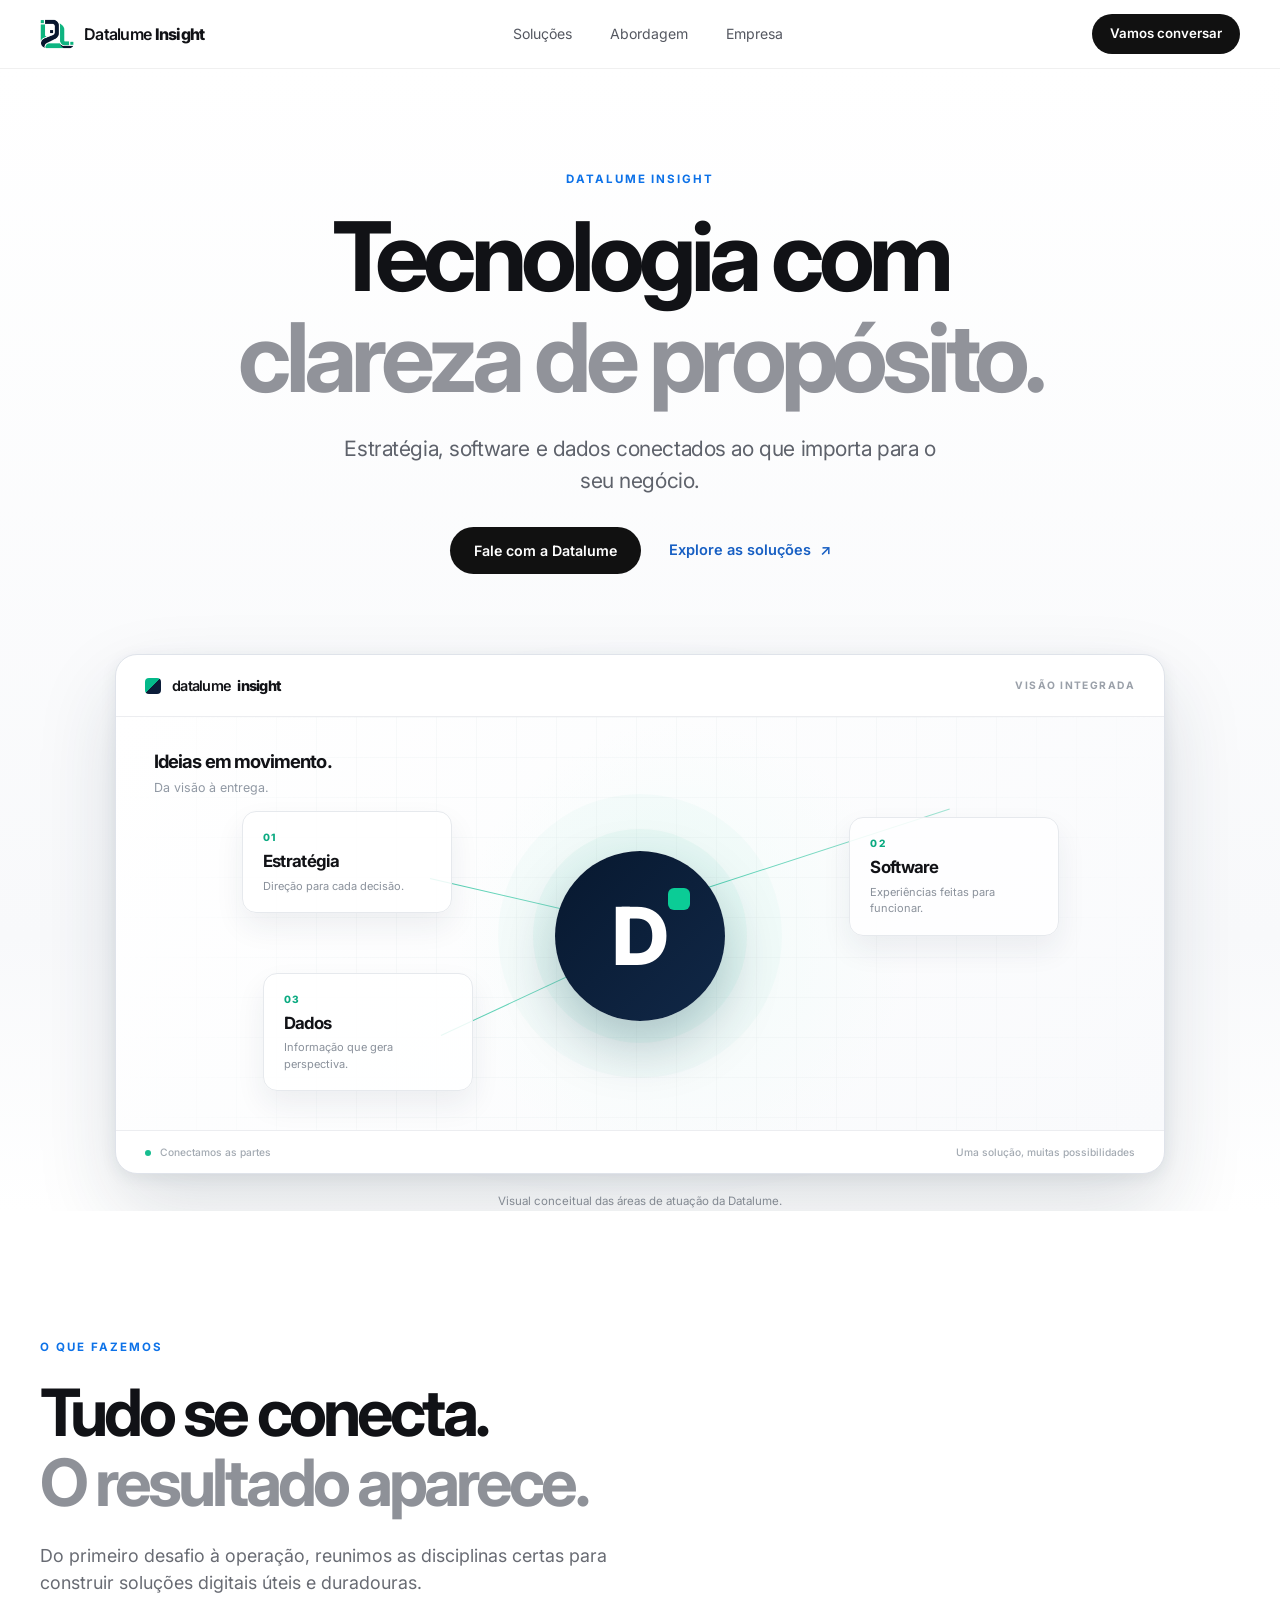
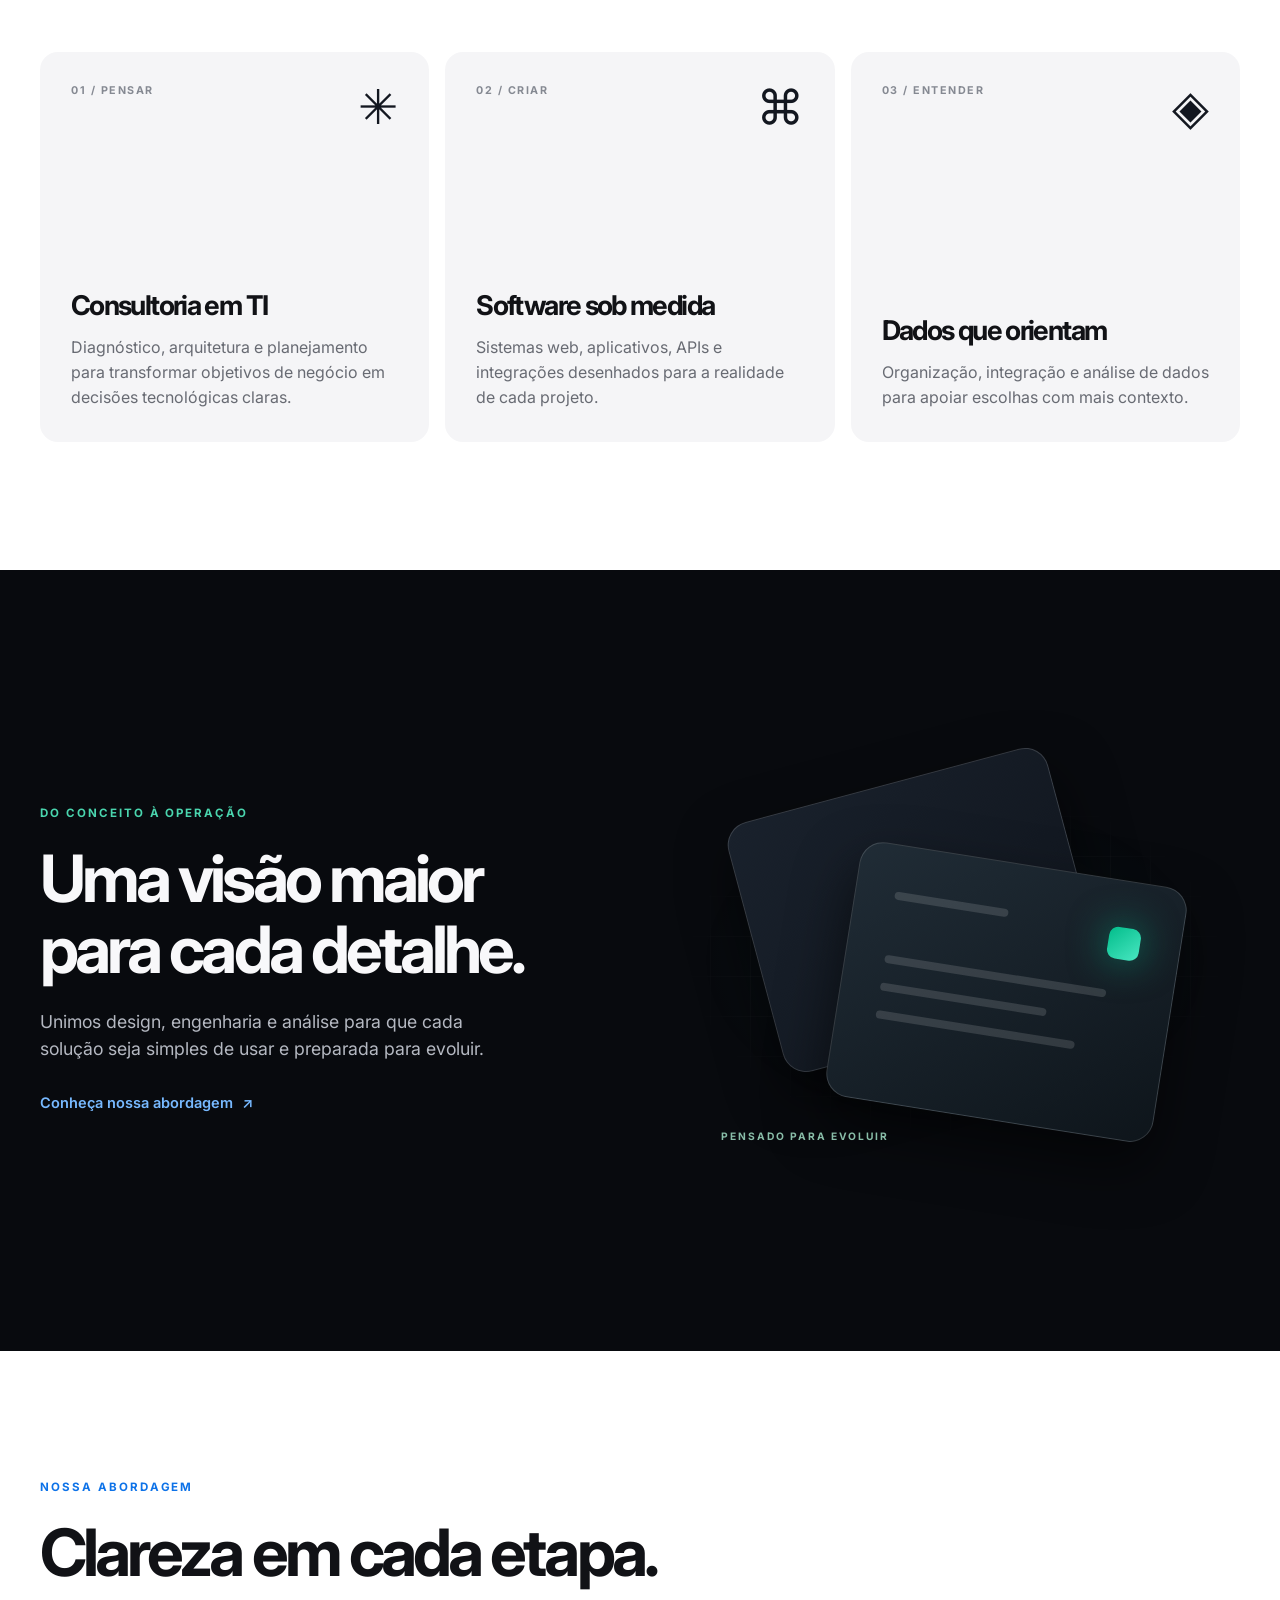
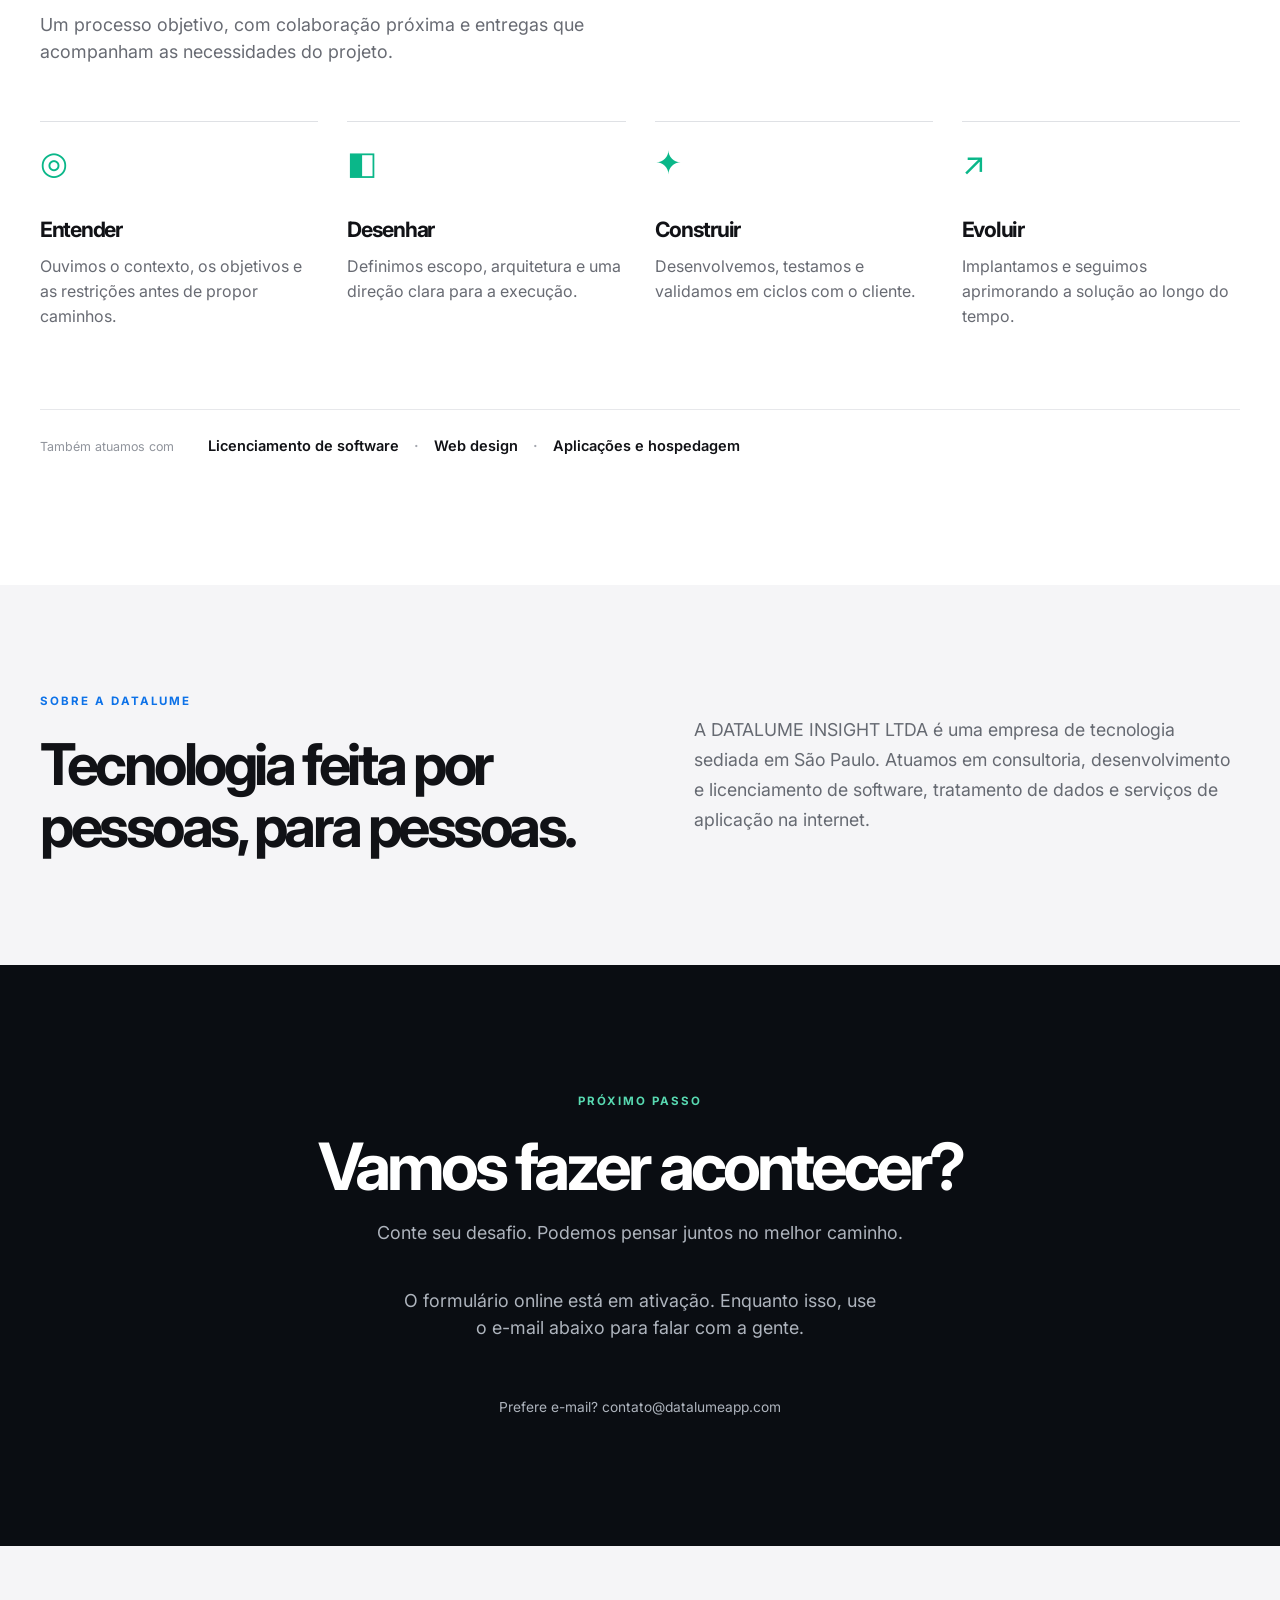
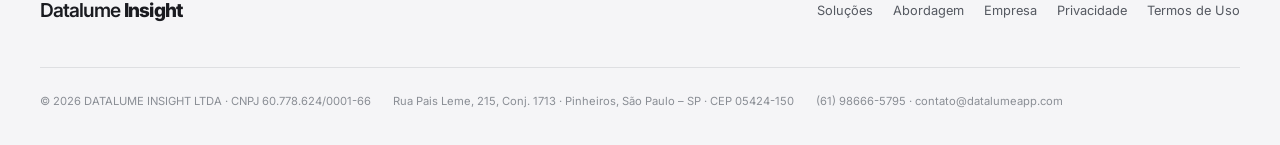
<file: public/index.html>
<!doctype html>
<html lang="pt-BR">
<head>
  <meta charset="utf-8">
  <meta name="viewport" content="width=device-width, initial-scale=1">
  <meta name="theme-color" content="#ffffff">
  <title>Datalume Insight | Tecnologia com clareza</title>
  <meta name="description" content="A Datalume Insight une estratégia, software e dados para criar soluções digitais alinhadas ao seu negócio.">
  <link rel="canonical" href="https://datalumeinsight.com.br/">
  <link rel="icon" href="assets/favicon.ico" sizes="any">
  <link rel="icon" href="assets/favicon-32.png" type="image/png" sizes="32x32">
  <link rel="apple-touch-icon" href="assets/apple-touch-icon.png">
  <meta property="og:title" content="Datalume Insight | Tecnologia com clareza">
  <meta property="og:description" content="Estratégia, software e dados para fazer boas ideias avançarem.">
  <meta property="og:type" content="website">
  <meta property="og:url" content="https://datalumeinsight.com.br/">
  <meta property="og:image" content="https://datalumeinsight.com.br/assets/logo.png">
  <link rel="preconnect" href="https://fonts.googleapis.com">
  <link rel="preconnect" href="https://fonts.gstatic.com" crossorigin>
  <link href="https://fonts.googleapis.com/css2?family=Inter:wght@400;500;600;700;800&display=swap" rel="stylesheet">
  <link rel="stylesheet" href="assets/styles.css">
  <script type="application/ld+json">{"@context":"https://schema.org","@type":"Organization","name":"Datalume Insight","legalName":"DATALUME INSIGHT LTDA","taxID":"60.778.624/0001-66","url":"https://datalumeinsight.com.br","logo":"https://datalumeinsight.com.br/assets/logo.png","foundingDate":"2025-05-09","email":"contato@datalumeapp.com","telephone":"+55-61-98666-5795","address":{"@type":"PostalAddress","streetAddress":"Rua Pais Leme, 215, Conj. 1713","addressLocality":"São Paulo","addressRegion":"SP","postalCode":"05424-150","addressCountry":"BR"}}</script>
</head>
<body>
  <a class="skip-link" href="#conteudo">Pular para o conteúdo</a>
  <header class="site-header">
    <nav class="container nav" aria-label="Navegação principal">
      <a class="brand" href="index.html" aria-label="Datalume Insight, início"><img src="assets/simbolo.png" alt="" width="36" height="36"><span>Datalume <strong>Insight</strong></span></a>
      <ul class="nav-links"><li><a href="#solucoes">Soluções</a></li><li><a href="#abordagem">Abordagem</a></li><li><a href="#empresa">Empresa</a></li></ul>
      <a class="nav-cta" href="#contato">Vamos conversar</a>
    </nav>
  </header>
  <main id="conteudo">
    <section class="hero" aria-labelledby="hero-title">
      <div class="container hero-inner">
        <p class="eyebrow hero-eyebrow">Datalume Insight</p>
        <h1 id="hero-title">Tecnologia com<br><span>clareza de propósito.</span></h1>
        <p class="hero-copy">Estratégia, software e dados conectados ao que importa para o seu negócio.</p>
        <div class="hero-actions"><a class="button button-primary" href="#contato">Fale com a Datalume</a><a class="text-link" href="#solucoes">Explore as soluções <span aria-hidden="true">↗</span></a></div>
        <div class="showcase" role="img" aria-label="Ilustração conceitual da conexão entre estratégia, software e dados">
          <div class="showcase-glow"></div>
          <div class="showcase-window">
            <div class="window-top"><span class="window-brand"><i></i> datalume <b>insight</b></span><span class="window-label">VISÃO INTEGRADA</span></div>
            <div class="showcase-content">
              <div class="showcase-heading"><span>Ideias em movimento.</span><small>Da visão à entrega.</small></div>
              <div class="connection connection-one"></div><div class="connection connection-two"></div><div class="connection connection-three"></div>
              <div class="showcase-core"><span>D</span></div>
              <div class="orbit orbit-one"><small>01</small><strong>Estratégia</strong><em>Direção para cada decisão.</em></div>
              <div class="orbit orbit-two"><small>02</small><strong>Software</strong><em>Experiências feitas para funcionar.</em></div>
              <div class="orbit orbit-three"><small>03</small><strong>Dados</strong><em>Informação que gera perspectiva.</em></div>
            </div>
            <div class="window-bottom"><span><i></i> Conectamos as partes</span><span>Uma solução, muitas possibilidades</span></div>
          </div>
          <p class="showcase-caption">Visual conceitual das áreas de atuação da Datalume.</p>
        </div>
      </div>
    </section>
    <section id="solucoes" class="solutions section-pad" aria-labelledby="solutions-title">
      <div class="container">
        <div class="section-intro" data-reveal><p class="eyebrow">O que fazemos</p><h2 id="solutions-title">Tudo se conecta.<br><span>O resultado aparece.</span></h2><p>Do primeiro desafio à operação, reunimos as disciplinas certas para construir soluções digitais úteis e duradouras.</p></div>
        <div class="solution-grid">
          <article class="solution-card" data-reveal><div class="card-top"><span>01 / PENSAR</span><span class="card-symbol" aria-hidden="true">✳</span></div><div class="card-copy"><h3>Consultoria em TI</h3><p>Diagnóstico, arquitetura e planejamento para transformar objetivos de negócio em decisões tecnológicas claras.</p></div></article>
          <article class="solution-card" data-reveal><div class="card-top"><span>02 / CRIAR</span><span class="card-symbol" aria-hidden="true">⌘</span></div><div class="card-copy"><h3>Software sob medida</h3><p>Sistemas web, aplicativos, APIs e integrações desenhados para a realidade de cada projeto.</p></div></article>
          <article class="solution-card" data-reveal><div class="card-top"><span>03 / ENTENDER</span><span class="card-symbol" aria-hidden="true">◈</span></div><div class="card-copy"><h3>Dados que orientam</h3><p>Organização, integração e análise de dados para apoiar escolhas com mais contexto.</p></div></article>
        </div>
      </div>
    </section>
    <section class="dark-feature section-pad" aria-labelledby="feature-title">
      <div class="container feature-layout">
        <div class="feature-copy" data-reveal><p class="eyebrow">Do conceito à operação</p><h2 id="feature-title">Uma visão maior para cada detalhe.</h2><p>Unimos design, engenharia e análise para que cada solução seja simples de usar e preparada para evoluir.</p><a class="light-link" href="#abordagem">Conheça nossa abordagem <span aria-hidden="true">↗</span></a></div>
        <div class="feature-art" aria-hidden="true" data-reveal><div class="feature-art-grid"></div><div class="feature-art-panel panel-back"></div><div class="feature-art-panel panel-front"><span class="art-topline"></span><span class="art-line art-line-1"></span><span class="art-line art-line-2"></span><span class="art-line art-line-3"></span><span class="art-spark"></span></div><div class="feature-art-label">PENSADO PARA EVOLUIR</div></div>
      </div>
    </section>
    <section id="abordagem" class="approach section-pad" aria-labelledby="approach-title">
      <div class="container">
        <div class="section-intro compact" data-reveal><p class="eyebrow">Nossa abordagem</p><h2 id="approach-title">Clareza em cada etapa.</h2><p>Um processo objetivo, com colaboração próxima e entregas que acompanham as necessidades do projeto.</p></div>
        <div class="approach-grid">
          <article data-reveal><span class="approach-icon" aria-hidden="true">◎</span><h3>Entender</h3><p>Ouvimos o contexto, os objetivos e as restrições antes de propor caminhos.</p></article>
          <article data-reveal><span class="approach-icon" aria-hidden="true">◧</span><h3>Desenhar</h3><p>Definimos escopo, arquitetura e uma direção clara para a execução.</p></article>
          <article data-reveal><span class="approach-icon" aria-hidden="true">✦</span><h3>Construir</h3><p>Desenvolvemos, testamos e validamos em ciclos com o cliente.</p></article>
          <article data-reveal><span class="approach-icon" aria-hidden="true">↗</span><h3>Evoluir</h3><p>Implantamos e seguimos aprimorando a solução ao longo do tempo.</p></article>
        </div>
        <div class="additional-services" data-reveal><span>Também atuamos com</span><p>Licenciamento de software <i>·</i> Web design <i>·</i> Aplicações e hospedagem</p></div>
      </div>
    </section>
    <section id="empresa" class="company-strip" aria-labelledby="company-title"><div class="container company-inner" data-reveal><div><p class="eyebrow">Sobre a Datalume</p><h2 id="company-title">Tecnologia feita por pessoas, para pessoas.</h2></div><p>A DATALUME INSIGHT LTDA é uma empresa de tecnologia sediada em São Paulo. Atuamos em consultoria, desenvolvimento e licenciamento de software, tratamento de dados e serviços de aplicação na internet.</p></div></section>
    <section id="contato" class="contact-section section-pad" aria-labelledby="contact-title">
      <div class="container contact-inner" data-reveal>
        <p class="eyebrow">Próximo passo</p>
        <h2 id="contact-title">Vamos fazer acontecer?</h2>
        <p>Conte seu desafio. Podemos pensar juntos no melhor caminho.</p>
        <form class="contact-form" name="contato" method="POST" action="/obrigado.html" data-netlify="true" data-netlify-honeypot="bot-field">
          <input type="hidden" name="form-name" value="contato">
          <p class="form-honeypot" aria-hidden="true"><label>Não preencha este campo <input name="bot-field" tabindex="-1" autocomplete="off"></label></p>
          <div class="form-row">
            <div class="form-field"><label for="contact-name">Nome</label><input id="contact-name" name="name" type="text" autocomplete="name" placeholder="Seu nome" required maxlength="100"></div>
            <div class="form-field"><label for="contact-email">E-mail</label><input id="contact-email" name="email" type="email" autocomplete="email" placeholder="voce@empresa.com" required maxlength="254"></div>
          </div>
          <div class="form-field message-field"><label for="contact-message">Mensagem</label><textarea id="contact-message" name="message" rows="5" placeholder="Conte um pouco sobre o que você precisa" required maxlength="3000"></textarea></div>
          <div class="form-bottom"><p>Veja como tratamos seus dados na <a href="privacidade.html">Política de Privacidade</a>.</p><button class="button button-light" type="submit">Enviar mensagem</button></div>
          <p class="form-status" role="status" aria-live="polite" hidden></p>
        </form>
        <p class="form-setup-note">O formulário online está em ativação. Enquanto isso, use o e-mail abaixo para falar com a gente.</p>
        <a class="contact-email" href="mailto:contato@datalumeapp.com">Prefere e-mail? contato@datalumeapp.com</a>
      </div>
    </section>
  </main>
  <footer class="site-footer"><div class="container"><div class="footer-main"><a class="footer-brand" href="index.html">Datalume <strong>Insight</strong></a><div class="footer-links"><a href="#solucoes">Soluções</a><a href="#abordagem">Abordagem</a><a href="#empresa">Empresa</a><a href="privacidade.html">Privacidade</a><a href="termos.html">Termos de Uso</a></div></div><div class="footer-legal"><span>© <span class="year">2026</span> DATALUME INSIGHT LTDA · CNPJ 60.778.624/0001-66</span><span>Rua Pais Leme, 215, Conj. 1713 · Pinheiros, São Paulo – SP · CEP 05424-150</span><span><a href="tel:+5561986665795">(61) 98666-5795</a> · <a href="mailto:contato@datalumeapp.com">contato@datalumeapp.com</a></span></div></div></footer>
  <script>
    document.querySelectorAll('.year').forEach(element => element.textContent = new Date().getFullYear());
    if ('IntersectionObserver' in window && !window.matchMedia('(prefers-reduced-motion: reduce)').matches) {
      const targets = document.querySelectorAll('[data-reveal]');
      const observer = new IntersectionObserver(entries => entries.forEach(entry => { if (entry.isIntersecting) { entry.target.classList.add('is-visible'); observer.unobserve(entry.target); } }), { threshold: 0.08, rootMargin: '0px 0px 40px 0px' });
      targets.forEach(target => observer.observe(target));
      document.documentElement.classList.add('reveal-ready');
    }
    const contactForm = document.querySelector('.contact-form');
    contactForm.addEventListener('submit', async event => {
      event.preventDefault();
      const button = contactForm.querySelector('button[type="submit"]');
      const status = contactForm.querySelector('.form-status');
      button.disabled = true;
      button.textContent = 'Enviando…';
      status.hidden = true;
      try {
        if (contactForm.hasAttribute('data-netlify')) throw new Error('Formulário ainda não ativado');
        const response = await fetch('/', {
          method: 'POST',
          headers: { 'Content-Type': 'application/x-www-form-urlencoded' },
          body: new URLSearchParams(new FormData(contactForm)).toString()
        });
        if (!response.ok) throw new Error('Falha no envio');
        contactForm.reset();
        contactForm.querySelector('.form-row').hidden = true;
        contactForm.querySelector('.message-field').hidden = true;
        contactForm.querySelector('.form-bottom').hidden = true;
        status.textContent = 'Mensagem enviada. Obrigado pelo contato! Retornaremos em breve.';
        status.classList.remove('is-error');
        status.hidden = false;
      } catch {
        status.textContent = 'Não foi possível enviar agora. Tente novamente ou use o e-mail abaixo.';
        status.classList.add('is-error');
        status.hidden = false;
        button.disabled = false;
        button.textContent = 'Enviar mensagem';
      }
    });
  </script>
</body>
</html>
</file>
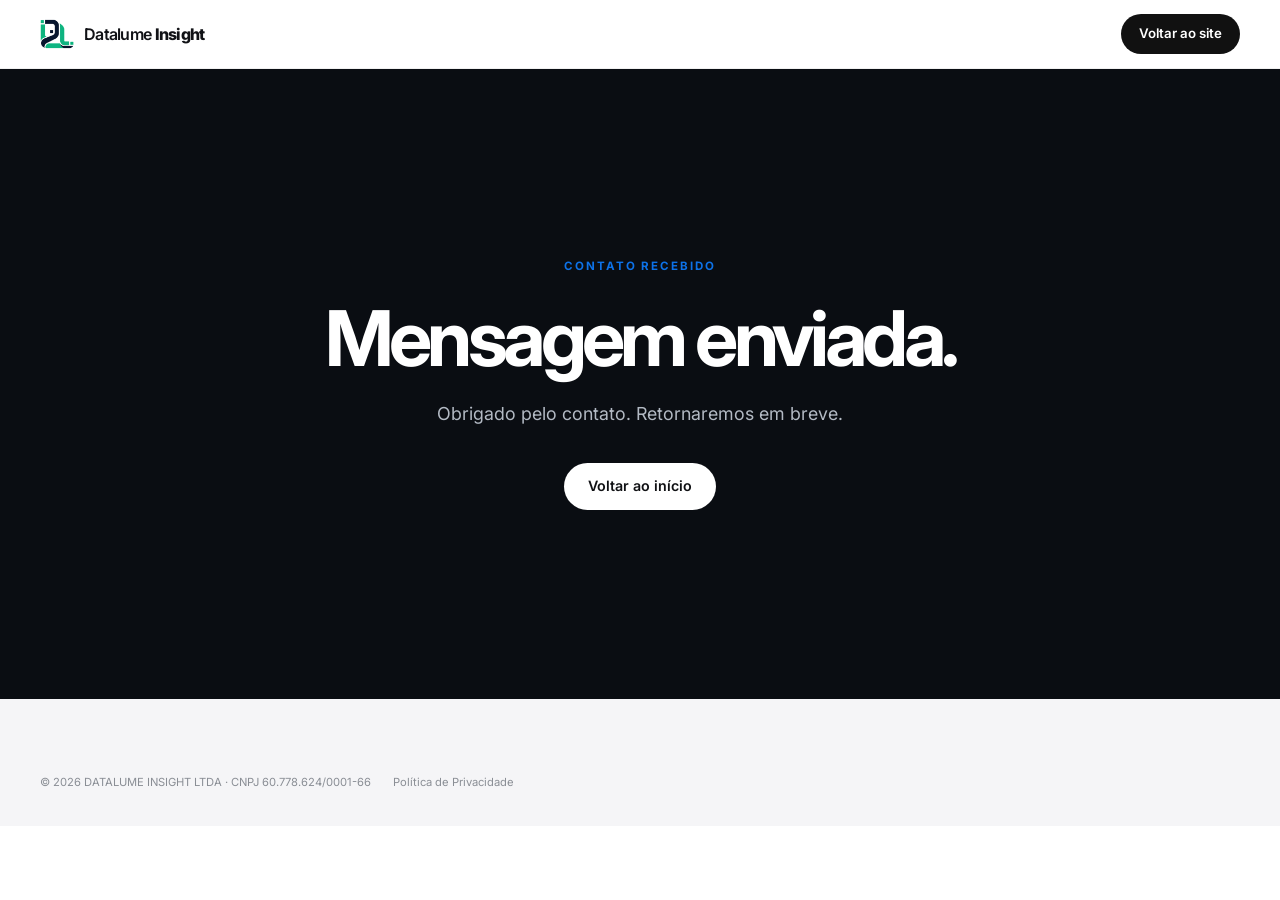
<file: public/obrigado.html>
<!doctype html>
<html lang="pt-BR">
<head>
  <meta charset="utf-8">
  <meta name="viewport" content="width=device-width, initial-scale=1">
  <meta name="robots" content="noindex">
  <title>Mensagem enviada | Datalume Insight</title>
  <link rel="icon" href="assets/favicon.ico" sizes="any">
  <link rel="preconnect" href="https://fonts.googleapis.com">
  <link rel="preconnect" href="https://fonts.gstatic.com" crossorigin>
  <link href="https://fonts.googleapis.com/css2?family=Inter:wght@400;500;600;700;800&display=swap" rel="stylesheet">
  <link rel="stylesheet" href="assets/styles.css">
</head>
<body>
  <header class="site-header"><nav class="container nav" aria-label="Navegação principal"><a class="brand" href="index.html"><img src="assets/simbolo.png" alt="" width="36" height="36"><span>Datalume <strong>Insight</strong></span></a><a class="nav-cta" href="index.html">Voltar ao site</a></nav></header>
  <main class="thanks-page"><div class="container"><p class="eyebrow">Contato recebido</p><h1>Mensagem enviada.</h1><p>Obrigado pelo contato. Retornaremos em breve.</p><a class="button button-light" href="index.html">Voltar ao início</a></div></main>
  <footer class="site-footer"><div class="container"><div class="footer-legal"><span>© <span class="year">2026</span> DATALUME INSIGHT LTDA · CNPJ 60.778.624/0001-66</span><a href="privacidade.html">Política de Privacidade</a></div></div></footer>
  <script>document.querySelectorAll('.year').forEach(element => element.textContent = new Date().getFullYear());</script>
</body>
</html>
</file>
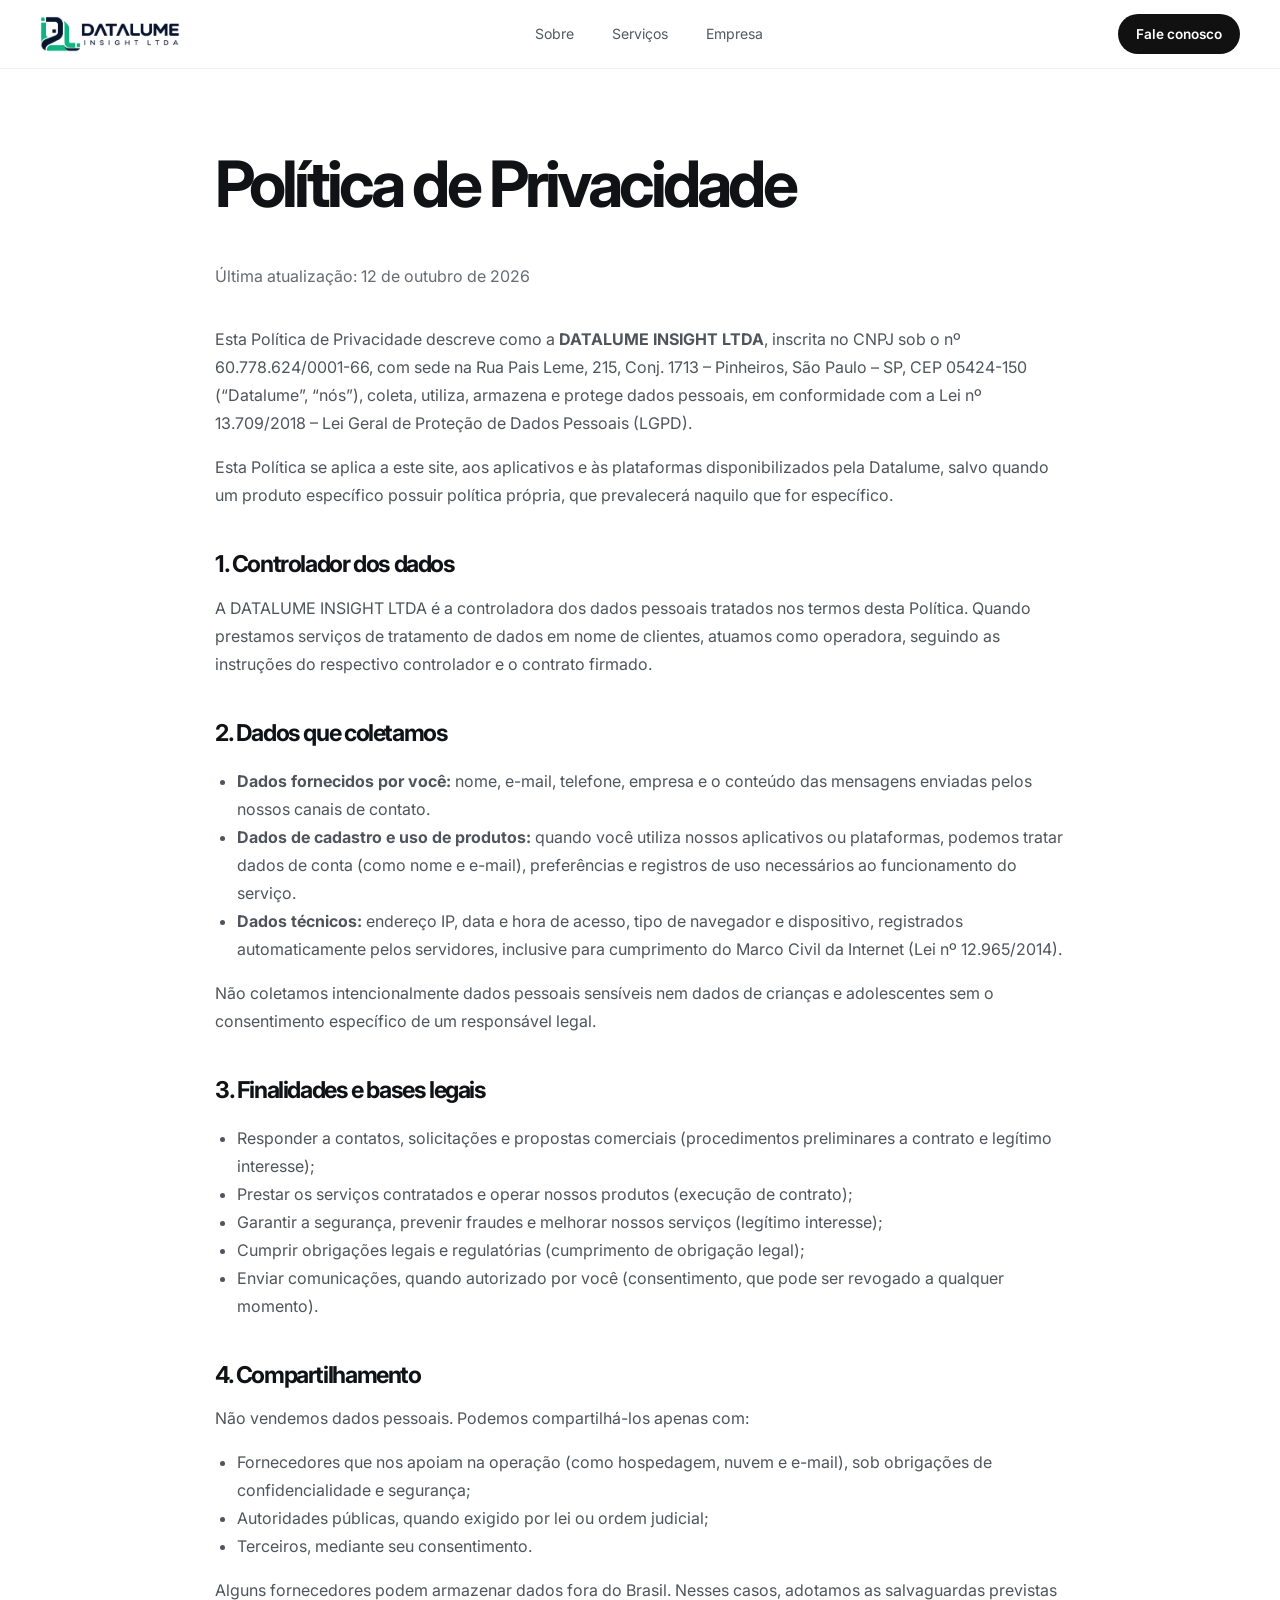
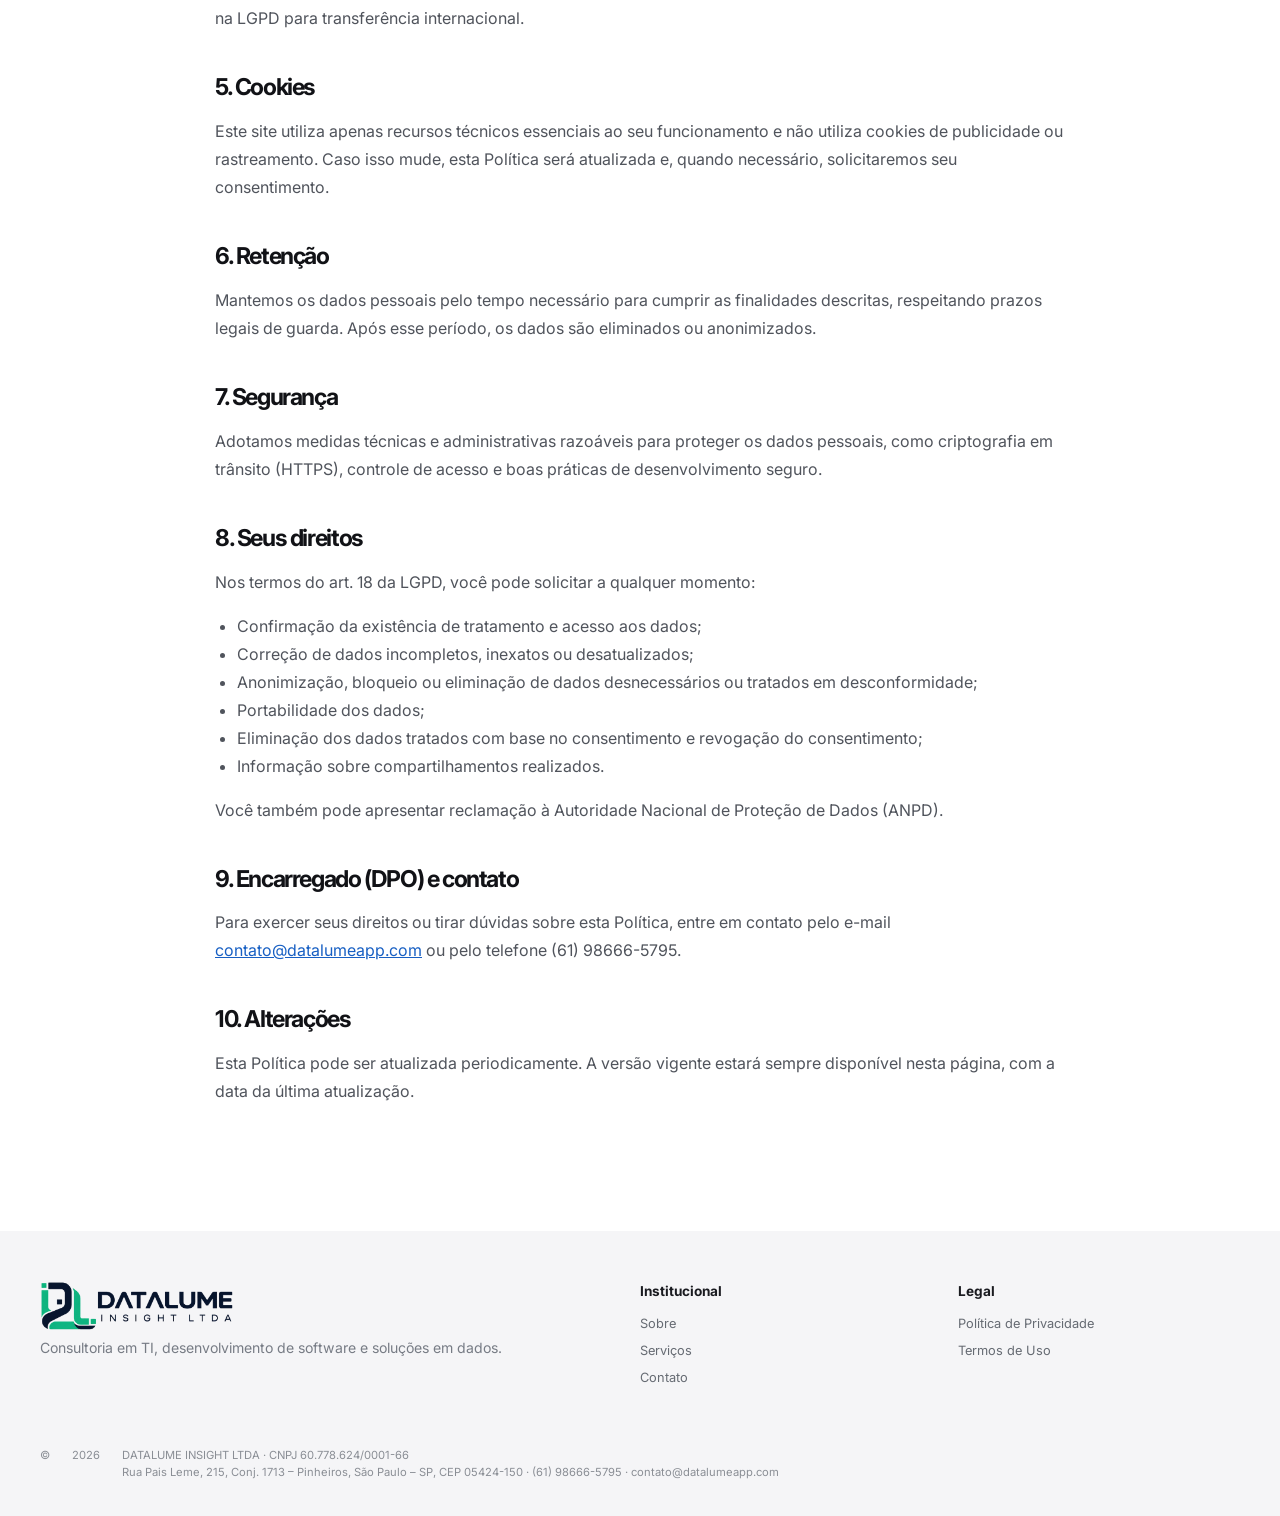
<file: public/privacidade.html>
<!DOCTYPE html>
<html lang="pt-BR">
<head>
  <meta charset="UTF-8">
  <meta name="viewport" content="width=device-width, initial-scale=1.0">
  <title>Política de Privacidade | Datalume Insight</title>
  <meta name="description" content="Política de Privacidade da DATALUME INSIGHT LTDA, em conformidade com a Lei Geral de Proteção de Dados (LGPD).">
  <link rel="canonical" href="https://datalumeinsight.com.br/privacidade.html">
  <link rel="icon" href="assets/favicon.ico" sizes="any">
  <link rel="icon" href="assets/favicon-32.png" type="image/png" sizes="32x32">
  <link rel="apple-touch-icon" href="assets/apple-touch-icon.png">
  <link rel="preconnect" href="https://fonts.googleapis.com">
  <link rel="preconnect" href="https://fonts.gstatic.com" crossorigin>
  <link href="https://fonts.googleapis.com/css2?family=Inter:wght@400;500;600;700&display=swap" rel="stylesheet">
  <link rel="stylesheet" href="assets/styles.css">
</head>
<body class="legal-page">

<header class="site-header">
  <div class="container nav">
    <a class="brand" href="index.html">
      <img src="assets/logo.png" alt="Datalume Insight" width="194" height="50">
    </a>
    <ul class="nav-links">
      <li><a href="index.html#empresa">Sobre</a></li>
      <li><a href="index.html#solucoes">Serviços</a></li>
      <li><a href="index.html#empresa">Empresa</a></li>
    </ul>
    <a class="btn" href="index.html#contato">Fale conosco</a>
  </div>
</header>

<main class="legal">
  <div class="container">
    <h1>Política de Privacidade</h1>
    <p class="updated">Última atualização: 12 de outubro de 2026</p>

    <p>Esta Política de Privacidade descreve como a <strong>DATALUME INSIGHT LTDA</strong>, inscrita no CNPJ sob o nº 60.778.624/0001-66, com sede na Rua Pais Leme, 215, Conj. 1713 – Pinheiros, São Paulo – SP, CEP 05424-150 (“Datalume”, “nós”), coleta, utiliza, armazena e protege dados pessoais, em conformidade com a Lei nº 13.709/2018 – Lei Geral de Proteção de Dados Pessoais (LGPD).</p>
    <p>Esta Política se aplica a este site, aos aplicativos e às plataformas disponibilizados pela Datalume, salvo quando um produto específico possuir política própria, que prevalecerá naquilo que for específico.</p>

    <h2>1. Controlador dos dados</h2>
    <p>A DATALUME INSIGHT LTDA é a controladora dos dados pessoais tratados nos termos desta Política. Quando prestamos serviços de tratamento de dados em nome de clientes, atuamos como operadora, seguindo as instruções do respectivo controlador e o contrato firmado.</p>

    <h2>2. Dados que coletamos</h2>
    <ul>
      <li><strong>Dados fornecidos por você:</strong> nome, e-mail, telefone, empresa e o conteúdo das mensagens enviadas pelos nossos canais de contato.</li>
      <li><strong>Dados de cadastro e uso de produtos:</strong> quando você utiliza nossos aplicativos ou plataformas, podemos tratar dados de conta (como nome e e-mail), preferências e registros de uso necessários ao funcionamento do serviço.</li>
      <li><strong>Dados técnicos:</strong> endereço IP, data e hora de acesso, tipo de navegador e dispositivo, registrados automaticamente pelos servidores, inclusive para cumprimento do Marco Civil da Internet (Lei nº 12.965/2014).</li>
    </ul>
    <p>Não coletamos intencionalmente dados pessoais sensíveis nem dados de crianças e adolescentes sem o consentimento específico de um responsável legal.</p>

    <h2>3. Finalidades e bases legais</h2>
    <ul>
      <li>Responder a contatos, solicitações e propostas comerciais (procedimentos preliminares a contrato e legítimo interesse);</li>
      <li>Prestar os serviços contratados e operar nossos produtos (execução de contrato);</li>
      <li>Garantir a segurança, prevenir fraudes e melhorar nossos serviços (legítimo interesse);</li>
      <li>Cumprir obrigações legais e regulatórias (cumprimento de obrigação legal);</li>
      <li>Enviar comunicações, quando autorizado por você (consentimento, que pode ser revogado a qualquer momento).</li>
    </ul>

    <h2>4. Compartilhamento</h2>
    <p>Não vendemos dados pessoais. Podemos compartilhá-los apenas com:</p>
    <ul>
      <li>Fornecedores que nos apoiam na operação (como hospedagem, nuvem e e-mail), sob obrigações de confidencialidade e segurança;</li>
      <li>Autoridades públicas, quando exigido por lei ou ordem judicial;</li>
      <li>Terceiros, mediante seu consentimento.</li>
    </ul>
    <p>Alguns fornecedores podem armazenar dados fora do Brasil. Nesses casos, adotamos as salvaguardas previstas na LGPD para transferência internacional.</p>

    <h2>5. Cookies</h2>
    <p>Este site utiliza apenas recursos técnicos essenciais ao seu funcionamento e não utiliza cookies de publicidade ou rastreamento. Caso isso mude, esta Política será atualizada e, quando necessário, solicitaremos seu consentimento.</p>

    <h2>6. Retenção</h2>
    <p>Mantemos os dados pessoais pelo tempo necessário para cumprir as finalidades descritas, respeitando prazos legais de guarda. Após esse período, os dados são eliminados ou anonimizados.</p>

    <h2>7. Segurança</h2>
    <p>Adotamos medidas técnicas e administrativas razoáveis para proteger os dados pessoais, como criptografia em trânsito (HTTPS), controle de acesso e boas práticas de desenvolvimento seguro.</p>

    <h2>8. Seus direitos</h2>
    <p>Nos termos do art. 18 da LGPD, você pode solicitar a qualquer momento:</p>
    <ul>
      <li>Confirmação da existência de tratamento e acesso aos dados;</li>
      <li>Correção de dados incompletos, inexatos ou desatualizados;</li>
      <li>Anonimização, bloqueio ou eliminação de dados desnecessários ou tratados em desconformidade;</li>
      <li>Portabilidade dos dados;</li>
      <li>Eliminação dos dados tratados com base no consentimento e revogação do consentimento;</li>
      <li>Informação sobre compartilhamentos realizados.</li>
    </ul>
    <p>Você também pode apresentar reclamação à Autoridade Nacional de Proteção de Dados (ANPD).</p>

    <h2>9. Encarregado (DPO) e contato</h2>
    <p>Para exercer seus direitos ou tirar dúvidas sobre esta Política, entre em contato pelo e-mail <a href="mailto:contato@datalumeapp.com">contato@datalumeapp.com</a> ou pelo telefone (61) 98666-5795.</p>

    <h2>10. Alterações</h2>
    <p>Esta Política pode ser atualizada periodicamente. A versão vigente estará sempre disponível nesta página, com a data da última atualização.</p>
  </div>
</main>

<footer class="site-footer">
  <div class="container">
    <div class="footer-grid">
      <div>
        <a class="brand" href="index.html"><img src="assets/logo.png" alt="Datalume Insight" width="210" height="54"></a>
        <p>Consultoria em TI, desenvolvimento de software e soluções em dados.</p>
      </div>
      <div>
        <h4>Institucional</h4>
        <ul>
          <li><a href="index.html#empresa">Sobre</a></li>
          <li><a href="index.html#solucoes">Serviços</a></li>
          <li><a href="index.html#contato">Contato</a></li>
        </ul>
      </div>
      <div>
        <h4>Legal</h4>
        <ul>
          <li><a href="privacidade.html">Política de Privacidade</a></li>
          <li><a href="termos.html">Termos de Uso</a></li>
        </ul>
      </div>
    </div>
    <div class="footer-legal">
      © <span class="year">2026</span> DATALUME INSIGHT LTDA · CNPJ 60.778.624/0001-66<br>
      Rua Pais Leme, 215, Conj. 1713 – Pinheiros, São Paulo – SP, CEP 05424-150 · (61) 98666-5795 · contato@datalumeapp.com
    </div>
  </div>
</footer>

<script>document.querySelectorAll('.year').forEach(e => e.textContent = new Date().getFullYear());</script>
</body>
</html>
</file>
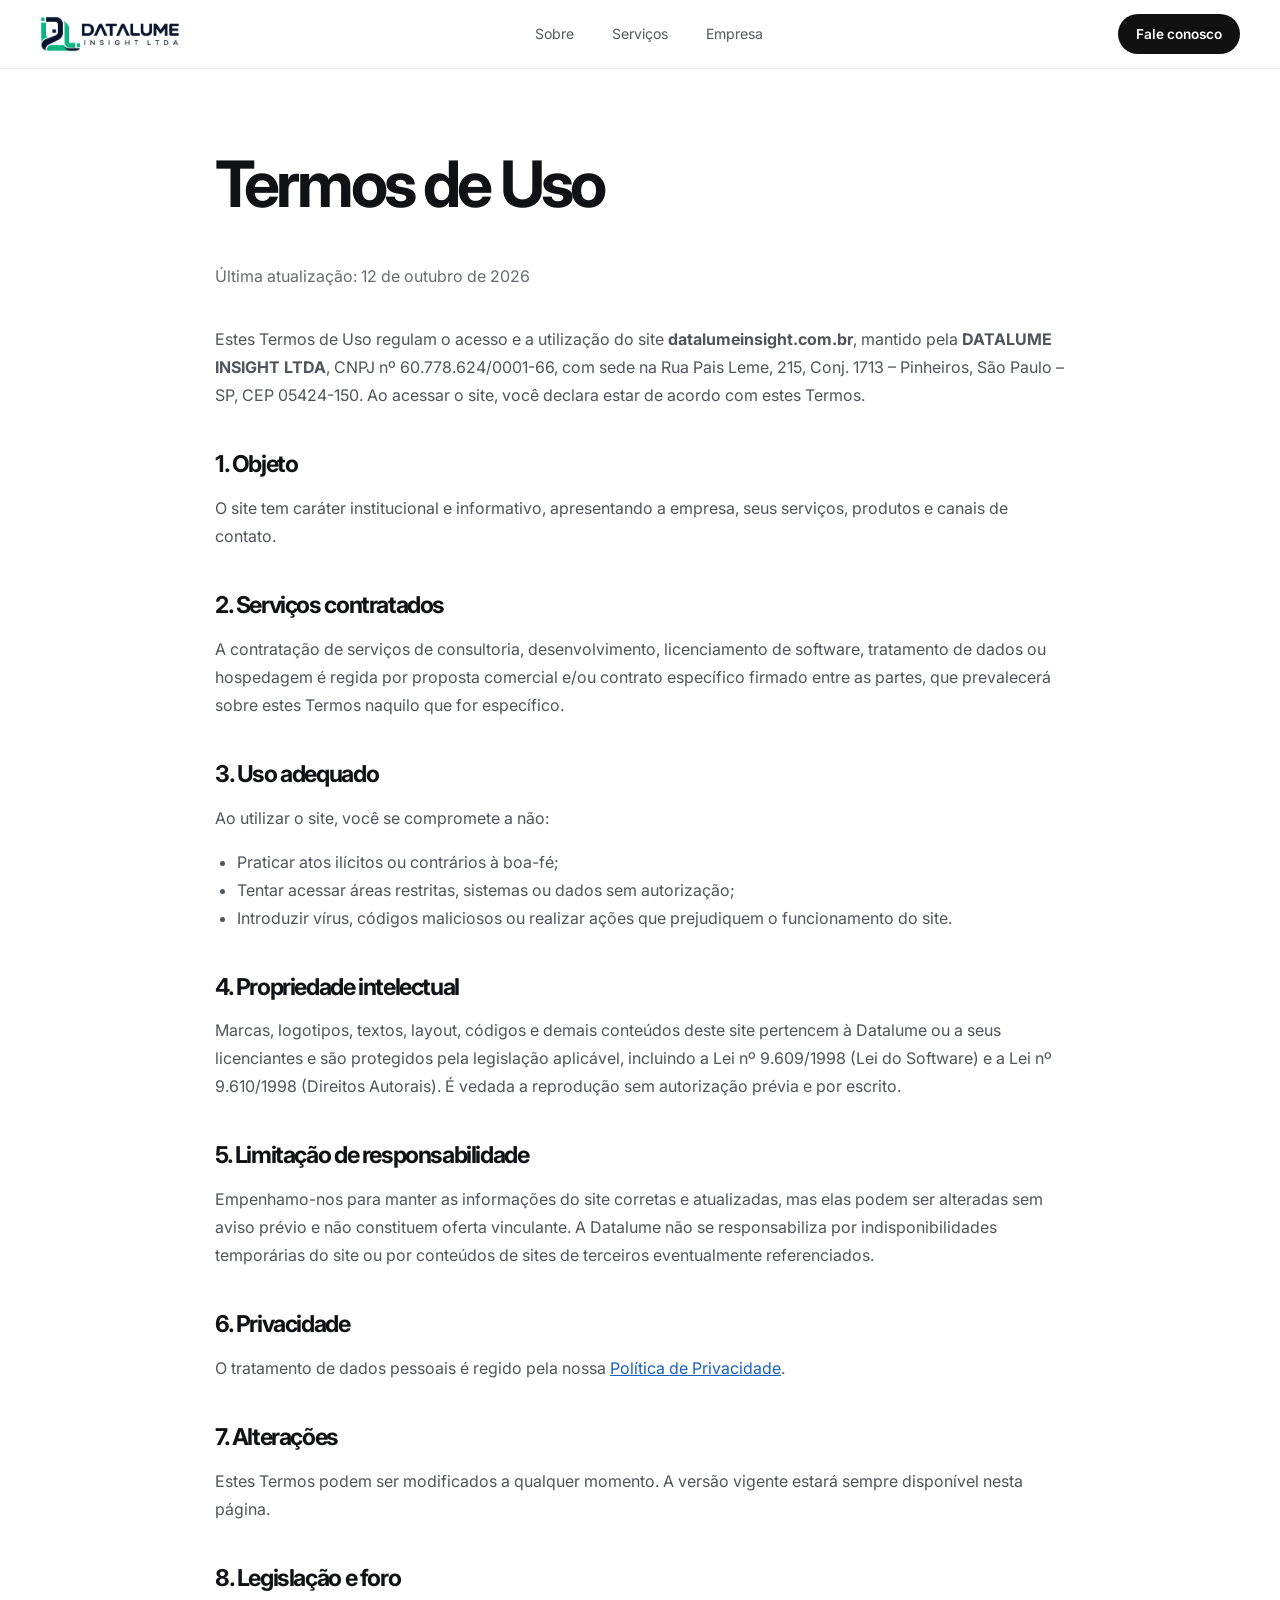
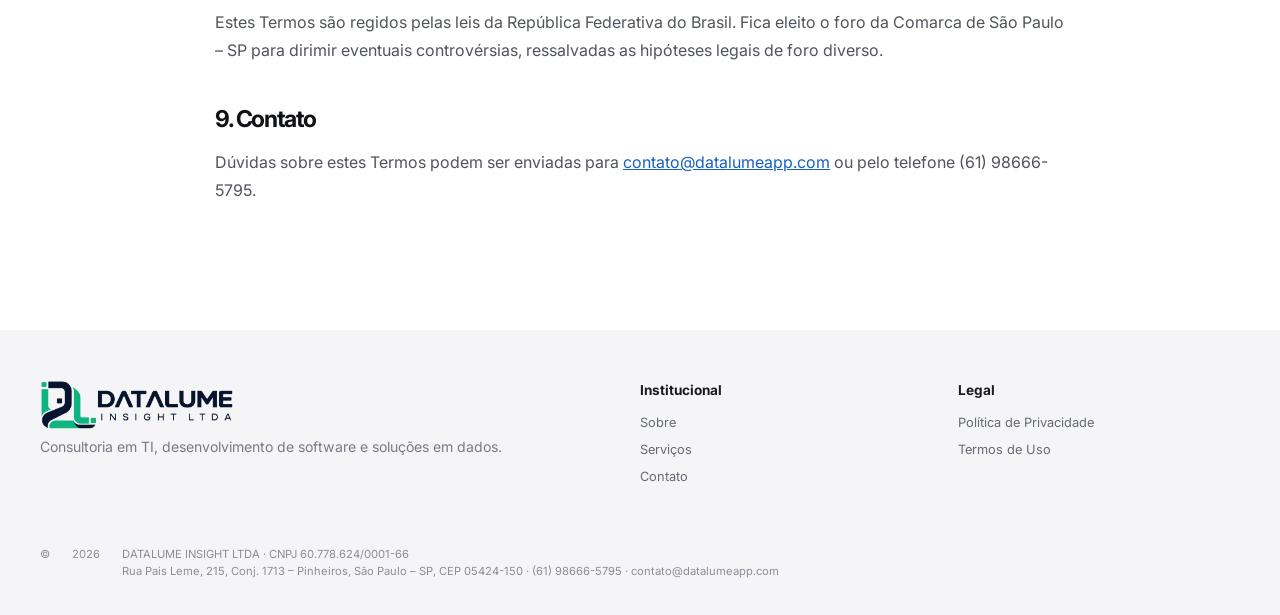
<file: public/termos.html>
<!DOCTYPE html>
<html lang="pt-BR">
<head>
  <meta charset="UTF-8">
  <meta name="viewport" content="width=device-width, initial-scale=1.0">
  <title>Termos de Uso | Datalume Insight</title>
  <meta name="description" content="Termos de Uso do site da DATALUME INSIGHT LTDA.">
  <link rel="canonical" href="https://datalumeinsight.com.br/termos.html">
  <link rel="icon" href="assets/favicon.ico" sizes="any">
  <link rel="icon" href="assets/favicon-32.png" type="image/png" sizes="32x32">
  <link rel="apple-touch-icon" href="assets/apple-touch-icon.png">
  <link rel="preconnect" href="https://fonts.googleapis.com">
  <link rel="preconnect" href="https://fonts.gstatic.com" crossorigin>
  <link href="https://fonts.googleapis.com/css2?family=Inter:wght@400;500;600;700&display=swap" rel="stylesheet">
  <link rel="stylesheet" href="assets/styles.css">
</head>
<body class="legal-page">

<header class="site-header">
  <div class="container nav">
    <a class="brand" href="index.html">
      <img src="assets/logo.png" alt="Datalume Insight" width="194" height="50">
    </a>
    <ul class="nav-links">
      <li><a href="index.html#empresa">Sobre</a></li>
      <li><a href="index.html#solucoes">Serviços</a></li>
      <li><a href="index.html#empresa">Empresa</a></li>
    </ul>
    <a class="btn" href="index.html#contato">Fale conosco</a>
  </div>
</header>

<main class="legal">
  <div class="container">
    <h1>Termos de Uso</h1>
    <p class="updated">Última atualização: 12 de outubro de 2026</p>

    <p>Estes Termos de Uso regulam o acesso e a utilização do site <strong>datalumeinsight.com.br</strong>, mantido pela <strong>DATALUME INSIGHT LTDA</strong>, CNPJ nº 60.778.624/0001-66, com sede na Rua Pais Leme, 215, Conj. 1713 – Pinheiros, São Paulo – SP, CEP 05424-150. Ao acessar o site, você declara estar de acordo com estes Termos.</p>

    <h2>1. Objeto</h2>
    <p>O site tem caráter institucional e informativo, apresentando a empresa, seus serviços, produtos e canais de contato.</p>

    <h2>2. Serviços contratados</h2>
    <p>A contratação de serviços de consultoria, desenvolvimento, licenciamento de software, tratamento de dados ou hospedagem é regida por proposta comercial e/ou contrato específico firmado entre as partes, que prevalecerá sobre estes Termos naquilo que for específico.</p>

    <h2>3. Uso adequado</h2>
    <p>Ao utilizar o site, você se compromete a não:</p>
    <ul>
      <li>Praticar atos ilícitos ou contrários à boa-fé;</li>
      <li>Tentar acessar áreas restritas, sistemas ou dados sem autorização;</li>
      <li>Introduzir vírus, códigos maliciosos ou realizar ações que prejudiquem o funcionamento do site.</li>
    </ul>

    <h2>4. Propriedade intelectual</h2>
    <p>Marcas, logotipos, textos, layout, códigos e demais conteúdos deste site pertencem à Datalume ou a seus licenciantes e são protegidos pela legislação aplicável, incluindo a Lei nº 9.609/1998 (Lei do Software) e a Lei nº 9.610/1998 (Direitos Autorais). É vedada a reprodução sem autorização prévia e por escrito.</p>

    <h2>5. Limitação de responsabilidade</h2>
    <p>Empenhamo-nos para manter as informações do site corretas e atualizadas, mas elas podem ser alteradas sem aviso prévio e não constituem oferta vinculante. A Datalume não se responsabiliza por indisponibilidades temporárias do site ou por conteúdos de sites de terceiros eventualmente referenciados.</p>

    <h2>6. Privacidade</h2>
    <p>O tratamento de dados pessoais é regido pela nossa <a href="privacidade.html">Política de Privacidade</a>.</p>

    <h2>7. Alterações</h2>
    <p>Estes Termos podem ser modificados a qualquer momento. A versão vigente estará sempre disponível nesta página.</p>

    <h2>8. Legislação e foro</h2>
    <p>Estes Termos são regidos pelas leis da República Federativa do Brasil. Fica eleito o foro da Comarca de São Paulo – SP para dirimir eventuais controvérsias, ressalvadas as hipóteses legais de foro diverso.</p>

    <h2>9. Contato</h2>
    <p>Dúvidas sobre estes Termos podem ser enviadas para <a href="mailto:contato@datalumeapp.com">contato@datalumeapp.com</a> ou pelo telefone (61) 98666-5795.</p>
  </div>
</main>

<footer class="site-footer">
  <div class="container">
    <div class="footer-grid">
      <div>
        <a class="brand" href="index.html"><img src="assets/logo.png" alt="Datalume Insight" width="210" height="54"></a>
        <p>Consultoria em TI, desenvolvimento de software e soluções em dados.</p>
      </div>
      <div>
        <h4>Institucional</h4>
        <ul>
          <li><a href="index.html#empresa">Sobre</a></li>
          <li><a href="index.html#solucoes">Serviços</a></li>
          <li><a href="index.html#contato">Contato</a></li>
        </ul>
      </div>
      <div>
        <h4>Legal</h4>
        <ul>
          <li><a href="privacidade.html">Política de Privacidade</a></li>
          <li><a href="termos.html">Termos de Uso</a></li>
        </ul>
      </div>
    </div>
    <div class="footer-legal">
      © <span class="year">2026</span> DATALUME INSIGHT LTDA · CNPJ 60.778.624/0001-66<br>
      Rua Pais Leme, 215, Conj. 1713 – Pinheiros, São Paulo – SP, CEP 05424-150 · (61) 98666-5795 · contato@datalumeapp.com
    </div>
  </div>
</footer>

<script>document.querySelectorAll('.year').forEach(e => e.textContent = new Date().getFullYear());</script>
</body>
</html>
</file>
<file: public/assets/styles.css>
:root{--ink:#111216;--muted:#686b73;--soft:#f5f5f7;--line:#e7e8eb;--green:#08b783;--blue:#0d72e8;--max:1200px}
*{box-sizing:border-box}
html{scroll-behavior:smooth;scroll-padding-top:76px}
body{margin:0;background:#fff;color:var(--ink);font-family:Inter,-apple-system,BlinkMacSystemFont,"Segoe UI",sans-serif;line-height:1.5;-webkit-font-smoothing:antialiased}
img{display:block;max-width:100%}
a{color:inherit;text-decoration:none}
button,a{-webkit-tap-highlight-color:transparent}
a:focus-visible{outline:3px solid var(--blue);outline-offset:4px}
.container{width:min(100% - 48px,var(--max));margin-inline:auto}
.skip-link{position:absolute;left:20px;top:-100px;z-index:50;background:#fff;padding:10px 16px;border-radius:8px}
.skip-link:focus{top:12px}
.site-header{position:sticky;top:0;z-index:20;background:rgba(255,255,255,.88);backdrop-filter:blur(20px);border-bottom:1px solid rgba(0,0,0,.06)}
.nav{height:68px;display:flex;align-items:center;justify-content:space-between;gap:28px}
.brand{display:inline-flex;align-items:center;gap:10px;font-size:1rem;font-weight:600;letter-spacing:-.045em;white-space:nowrap}
.brand strong,.footer-brand strong{font-weight:800}
.brand img{width:34px;height:34px;object-fit:contain}
.nav-links{list-style:none;display:flex;gap:38px;padding:0;margin:0;color:#555861;font-size:.88rem}
.nav-links a,.footer-links a{transition:color .2s}
.nav-links a:hover,.footer-links a:hover{color:var(--blue)}
.nav-cta{background:#111;color:#fff;border-radius:100px;padding:10px 18px;font-size:.83rem;font-weight:600;white-space:nowrap;transition:transform .2s,background .2s}
.nav-cta:hover{background:#383a3e;transform:translateY(-1px)}
.section-pad{padding:128px 0}
.eyebrow{text-transform:uppercase;letter-spacing:.17em;font-size:.72rem;font-weight:700;margin:0 0 22px;color:var(--blue)}
h1,h2,h3,p{margin-top:0}
h1,h2,h3{letter-spacing:-.06em}
.hero{background:linear-gradient(180deg,#fff 0%,#f8f9fb 76%,#fff 100%);overflow:hidden}
.hero-inner{text-align:center;padding-top:102px}
.hero-eyebrow{margin-bottom:18px}
.hero h1{font-size:clamp(3.2rem,7.5vw,6.9rem);line-height:1.045;font-weight:700;margin:0 auto 26px;max-width:1120px}
.hero h1 span{color:#91939a}
.hero-copy{font-size:clamp(1.07rem,1.8vw,1.32rem);color:#5e626b;max-width:600px;margin:0 auto 31px;letter-spacing:-.02em}
.hero-actions{display:flex;align-items:center;justify-content:center;gap:28px;flex-wrap:wrap}
.button{display:inline-flex;justify-content:center;align-items:center;min-height:47px;padding:12px 24px;border-radius:100px;font-size:.89rem;font-weight:600;transition:transform .22s,background .22s,box-shadow .22s}
.button:hover{transform:translateY(-2px)}
.button-primary{background:#111;color:#fff}
.button-primary:hover{background:#333;box-shadow:0 10px 22px #1112}
.text-link,.light-link{font-size:.91rem;font-weight:600;color:#175fc3}
.text-link span,.light-link span{margin-left:5px;transition:transform .2s;display:inline-block}
.text-link:hover span,.light-link:hover span{transform:translate(2px,-2px)}
.showcase{position:relative;max-width:1050px;margin:80px auto 0}
.showcase-glow{position:absolute;inset:5% 10% 10%;background:radial-gradient(ellipse,#49cbb34d 0%,#629aef22 44%,transparent 70%);filter:blur(34px)}
.showcase-window{position:relative;height:520px;background:#fff;border:1px solid #dfe3ea;border-radius:22px;overflow:hidden;box-shadow:0 36px 80px #1e314225,0 4px 16px #1e314214;text-align:left}
.window-top,.window-bottom{position:absolute;left:0;right:0;z-index:3;display:flex;justify-content:space-between;align-items:center;padding:0 29px}
.window-top{top:0;height:62px;border-bottom:1px solid #ecedf0}
.window-brand{display:flex;align-items:center;gap:6px;font-size:.9rem;font-weight:600;letter-spacing:-.05em}
.window-brand i{display:block;width:16px;height:16px;background:linear-gradient(135deg,#04b98a 50%,#0b1c39 50%);border-radius:4px;margin-right:5px}
.window-brand b{font-weight:800}
.window-label{font-size:.64rem;font-weight:700;color:#9aa0a9;letter-spacing:.14em}
.showcase-content{position:absolute;inset:62px 0 43px;background:radial-gradient(circle at 54% 56%,#f3fcfa,transparent 37%),linear-gradient(135deg,#fff,#f9fafc)}
.showcase-content:before{content:"";position:absolute;inset:0;background-image:linear-gradient(#dce5e630 1px,transparent 1px),linear-gradient(90deg,#dce5e630 1px,transparent 1px);background-size:40px 40px;mask-image:linear-gradient(90deg,transparent,#000 25%,#000 75%,transparent)}
.showcase-heading{position:absolute;top:31px;left:38px;display:grid;gap:3px}
.showcase-heading span{font-size:1.15rem;font-weight:700;letter-spacing:-.05em}
.showcase-heading small{font-size:.78rem;color:#9199a4}
.showcase-core{position:absolute;left:50%;top:53%;transform:translate(-50%,-50%);width:170px;height:170px;border-radius:50%;display:grid;place-items:center;background:linear-gradient(135deg,#07182f,#112847);box-shadow:0 0 0 22px #0bb38a0c,0 0 0 57px #0bb38a07,0 24px 55px #0d274043;z-index:2}
.showcase-core span{font-size:5rem;line-height:1;color:#fff;font-weight:800;letter-spacing:-.12em;transform:translateX(-5px)}
.showcase-core:after{content:"";width:22px;height:22px;background:#0bcc96;border-radius:6px;position:absolute;top:37px;right:35px}
.orbit{position:absolute;width:210px;min-height:102px;display:flex;flex-direction:column;padding:18px 20px;border:1px solid #e6e9ed;border-radius:14px;background:#fffd;box-shadow:0 14px 30px #17304712;z-index:2}
.orbit small{font-size:.63rem;color:#0baa81;font-weight:800;letter-spacing:.13em}
.orbit strong{font-size:1.05rem;letter-spacing:-.04em;margin-top:4px}
.orbit em{font-size:.69rem;color:#8a919b;font-style:normal;margin-top:3px}
.orbit-one{top:94px;left:12%}.orbit-two{right:10%;top:100px}.orbit-three{left:14%;bottom:39px}
.connection{position:absolute;height:1px;background:linear-gradient(90deg,#50ceb0,#a3e4d4);transform-origin:left;z-index:1}
.connection-one{left:30%;top:39%;width:24%;transform:rotate(13deg)}
.connection-two{left:53%;top:44%;width:28%;transform:rotate(-18deg)}
.connection-three{left:31%;top:77%;width:25%;transform:rotate(-25deg)}
.window-bottom{bottom:0;height:43px;border-top:1px solid #ecedf0;color:#a3aab2;font-size:.64rem;font-weight:500}
.window-bottom i{width:6px;height:6px;border-radius:50%;background:#16bd90;display:inline-block;margin-right:6px}
.showcase-caption{text-align:center;color:#8d929a;font-size:.72rem;margin:19px 0 0}
.section-intro{max-width:790px;margin-bottom:55px}
.section-intro h2,.feature-copy h2,.company-inner h2,.contact-inner h2{font-size:clamp(2.7rem,5.1vw,5rem);line-height:1.08;margin-bottom:24px}
.section-intro h2 span{color:#8e9198}
.section-intro>p:last-child{font-size:1.12rem;color:var(--muted);max-width:610px;margin-bottom:0}
.solution-grid{display:grid;grid-template-columns:repeat(3,1fr);gap:16px}
.solution-card{min-height:390px;background:var(--soft);border-radius:18px;padding:31px;display:flex;flex-direction:column;justify-content:space-between;transition:transform .25s,box-shadow .25s}
.solution-card:hover{transform:translateY(-5px);box-shadow:0 18px 40px #11111113}
.card-top{display:flex;justify-content:space-between;align-items:flex-start;font-size:.67rem;letter-spacing:.14em;font-weight:700;color:#858992}
.card-symbol{font-size:3rem;line-height:1;color:#131720;font-weight:400;letter-spacing:0}
.card-copy h3{font-size:1.7rem;line-height:1.16;margin:0 0 13px}
.card-copy p{color:#686b73;font-size:1rem;line-height:1.58;margin:0}
.dark-feature{background:#080a0e;color:#f8f8fa;overflow:hidden}
.feature-layout{display:grid;grid-template-columns:1fr 1fr;align-items:center;gap:5%;min-height:525px}
.dark-feature .eyebrow{color:#4ad5ae}
.feature-copy{max-width:520px}
.feature-copy h2{margin-bottom:24px}
.feature-copy>p:not(.eyebrow){color:#b4b8c1;font-size:1.11rem;max-width:460px;margin-bottom:28px}
.light-link{color:#77b9ff}
.feature-art{height:460px;position:relative;perspective:900px}
.feature-art-grid{position:absolute;inset:10% 0;background:radial-gradient(ellipse at center,#13635731,transparent 65%),linear-gradient(#ffffff0b 1px,transparent 1px),linear-gradient(90deg,#ffffff0b 1px,transparent 1px);background-size:auto,40px 40px,40px 40px;mask-image:radial-gradient(ellipse,#000 25%,transparent 72%)}
.feature-art-panel{position:absolute;width:58%;height:56%;border-radius:24px;border:1px solid #ffffff25;background:linear-gradient(140deg,#19212c,#10151d);box-shadow:0 25px 55px #0008}
.panel-back{left:14%;top:11%;transform:rotate(-15deg)}
.panel-front{left:30%;top:29%;transform:rotate(9deg);background:linear-gradient(145deg,#202c36,#0e151b);overflow:hidden}
.art-topline,.art-line{position:absolute;display:block;border-radius:10px;background:#ffffff22;height:8px}
.art-topline{top:18%;left:12%;width:35%}.art-line-1{top:43%;left:12%;width:68%}.art-line-2{top:54%;left:12%;width:51%}.art-line-3{top:65%;left:12%;width:61%}
.art-spark{position:absolute;right:12%;top:18%;width:32px;height:32px;border-radius:9px;background:linear-gradient(135deg,#02bd8b,#49e6c1);box-shadow:0 0 38px #08ce9c88}
.feature-art-label{position:absolute;bottom:10%;left:9%;font-size:.64rem;font-weight:700;letter-spacing:.19em;color:#89bea9}
.approach{background:#fff}
.section-intro.compact{max-width:750px}
.approach-grid{display:grid;grid-template-columns:repeat(4,1fr);gap:29px}
.approach-grid article{border-top:1px solid #dfe1e5;padding-top:25px}
.approach-icon{display:block;font-size:2rem;color:#0ab789;line-height:1;margin-bottom:35px}
.approach-grid h3{font-size:1.32rem;margin-bottom:8px}
.approach-grid p{color:var(--muted);font-size:1rem;line-height:1.58;margin-bottom:0}
.additional-services{margin-top:79px;padding-top:26px;border-top:1px solid var(--line);display:flex;gap:34px;align-items:baseline}
.additional-services span{color:#90949c;font-size:.78rem;white-space:nowrap}
.additional-services p{font-weight:600;font-size:.91rem;margin:0}
.additional-services i{color:#a4a7af;font-style:normal;margin:0 11px}
.company-strip{background:var(--soft);padding:108px 0}
.company-inner{display:grid;grid-template-columns:1fr 1fr;gap:9%;align-items:center}
.company-inner h2{font-size:clamp(2.5rem,4.5vw,4.4rem);margin-bottom:0}
.company-inner>p{font-size:1.11rem;color:#666a72;line-height:1.7;margin:0}
.contact-section{background:#0a0d12;color:#fff;text-align:center}
.contact-inner{display:flex;flex-direction:column;align-items:center}
.contact-inner .eyebrow{color:#58d9b1}
.contact-inner h2{margin-bottom:17px}
.contact-inner>p:not(.eyebrow){font-size:1.12rem;color:#aeb4bd;margin-bottom:34px}
.button-light{background:#fff;color:#101114}
.button-light:hover{background:#e8f0ed}
.contact-email{font-size:.86rem;color:#aeb4bd;margin-top:22px}
.contact-email:hover{text-decoration:underline}
.contact-form{width:min(100%,720px);margin-top:8px;text-align:left}
.contact-form[data-netlify]{display:none}
.form-setup-note{display:none;max-width:480px;color:#c5ccd3;margin:7px 0 0;font-size:1rem}
.contact-form[data-netlify]+.form-setup-note{display:block}
.form-row{display:grid;grid-template-columns:repeat(2,minmax(0,1fr));gap:16px}
.form-field{display:flex;flex-direction:column;gap:9px;margin-bottom:17px}
.form-field label{font-size:.86rem;font-weight:600;color:#e7eaee}
.form-field input,.form-field textarea{width:100%;border:1px solid #4a525d;border-radius:12px;background:#171c24;color:#fff;padding:15px 17px;font:inherit;font-size:1rem;outline:0;transition:border-color .2s,box-shadow .2s}
.form-field textarea{resize:vertical;min-height:140px}
.form-field input::placeholder,.form-field textarea::placeholder{color:#9299a4}
.form-field input:focus,.form-field textarea:focus{border-color:#70dbb9;box-shadow:0 0 0 3px #70dbb92b}
.form-bottom{display:flex;justify-content:space-between;align-items:center;gap:24px;margin-top:7px}
.form-bottom p{color:#aeb4bd;font-size:.8rem;margin:0}
.form-bottom a{text-decoration:underline;text-underline-offset:2px}
.form-bottom .button{border:0;cursor:pointer;white-space:nowrap;font-family:inherit}
.form-bottom .button:disabled{opacity:.65;cursor:wait;transform:none}
.form-status{border:1px solid #4ac99f;border-radius:12px;background:#15372e;color:#ddfff1;padding:18px 20px;margin:0;font-size:1rem}
.form-status.is-error{border-color:#e18a8a;background:#372225;color:#ffe8e8}
.form-honeypot{position:absolute;left:-9999px;width:1px;height:1px;overflow:hidden}
[hidden]{display:none!important}
.thanks-page{min-height:70vh;display:grid;place-items:center;text-align:center;background:#0a0d12;color:#fff;padding:80px 0}
.thanks-page h1{font-size:clamp(2.8rem,6vw,5.5rem);line-height:1.08;margin:0 0 20px}
.thanks-page p:not(.eyebrow){font-size:1.12rem;color:#b3bac4;margin-bottom:35px}
.site-footer{background:#f5f5f7;color:#1a1b20;padding:50px 0 35px}
.footer-main{display:flex;justify-content:space-between;align-items:center;gap:30px;border-bottom:1px solid #dedfe2;padding-bottom:42px}
.footer-brand{font-size:1.2rem;letter-spacing:-.05em;font-weight:600}
.footer-links{display:flex;flex-wrap:wrap;gap:20px;font-size:.8rem;color:#555961}
.footer-legal{display:flex;flex-wrap:wrap;column-gap:22px;row-gap:5px;padding-top:25px;color:#8a8e95;font-size:.7rem}
.footer-legal a:hover{text-decoration:underline}
.reveal-ready [data-reveal]{opacity:0;transform:translateY(22px);transition:opacity .7s ease,transform .7s cubic-bezier(.2,.65,.25,1)}
.reveal-ready [data-reveal].is-visible{opacity:1;transform:translateY(0)}
/* Existing legal pages */
.legal{padding:80px 0 110px}.legal .container{max-width:850px}.legal h1{font-size:clamp(2.5rem,5vw,4.2rem);line-height:1.1}.legal .updated{color:var(--muted);margin-bottom:35px}.legal h2{font-size:1.45rem;margin:38px 0 12px}.legal p,.legal li{color:#50545c;line-height:1.75}.legal a{color:#175fc3;text-decoration:underline}.legal ul{padding-left:22px}
.legal-page .nav .brand img{width:auto;height:36px}
.btn{display:inline-flex;align-items:center;background:#111;color:#fff;border-radius:100px;padding:10px 18px;font-size:.85rem;font-weight:600}.btn:hover{background:#333}
.footer-grid{display:grid;grid-template-columns:2fr 1fr 1fr;gap:35px;margin-bottom:35px}.footer-grid .brand img{height:50px;width:auto}.footer-grid p{font-size:.88rem;color:#777c85}.footer-grid h4{margin:0 0 12px;font-size:.85rem}.footer-grid ul{margin:0;padding:0;list-style:none;display:grid;gap:8px;font-size:.8rem;color:#666b73}
@media(max-width:900px){.nav-links{gap:20px}.solution-grid{grid-template-columns:1fr 1fr}.solution-card:last-child{grid-column:1/-1;min-height:260px}.feature-layout{gap:0}.approach-grid{grid-template-columns:repeat(2,1fr);row-gap:42px}.showcase-window{height:470px}.orbit-one{left:6%}.orbit-two{right:5%}.orbit-three{left:7%}}
@media(max-width:680px){.container{width:min(100% - 36px,var(--max))}.nav{height:62px}.brand{font-size:.9rem}.brand img{width:29px;height:29px}.nav-links{display:none}.nav-cta{font-size:.73rem;padding:9px 13px}.section-pad{padding:83px 0}.hero-inner{padding-top:72px}.hero h1{font-size:clamp(2.65rem,11.5vw,4.4rem);line-height:1.08}.hero-copy{font-size:1rem}.hero-actions{gap:17px}.showcase{margin-top:63px}.showcase-window{height:375px;border-radius:16px}.window-top{height:47px;padding:0 14px}.window-label{font-size:.52rem}.showcase-content{inset:47px 0 34px}.showcase-heading{top:19px;left:18px}.showcase-heading span{font-size:.85rem}.showcase-heading small{font-size:.65rem}.showcase-core{width:98px;height:98px;left:52%;top:52%;box-shadow:0 0 0 14px #0bb38a0c,0 0 0 35px #0bb38a07}.showcase-core span{font-size:3rem}.showcase-core:after{width:12px;height:12px;top:21px;right:20px;border-radius:3px}.orbit{width:130px;min-height:76px;padding:10px}.orbit strong{font-size:.78rem}.orbit em{font-size:.54rem;line-height:1.25}.orbit small{font-size:.48rem}.orbit-one{top:70px;left:3%}.orbit-two{top:78px;right:3%}.orbit-three{bottom:20px;left:5%}.window-bottom{height:34px;padding:0 12px;font-size:.53rem}.window-bottom span:last-child{display:none}.section-intro{margin-bottom:36px}.section-intro h2,.feature-copy h2,.company-inner h2,.contact-inner h2{font-size:clamp(2.5rem,10vw,3.8rem)}.section-intro>p:last-child{font-size:1rem}.solution-grid{grid-template-columns:1fr}.solution-card,.solution-card:last-child{min-height:280px;grid-column:auto}.feature-layout,.company-inner{grid-template-columns:1fr}.feature-art{height:330px;margin-top:30px}.feature-art-panel{border-radius:16px}.feature-art-label{bottom:0}.approach-grid{gap:30px 20px}.approach-icon{margin-bottom:24px}.additional-services{display:block;margin-top:55px}.additional-services p{margin-top:12px;line-height:1.8}.company-strip{padding:80px 0}.company-inner{gap:26px}.company-inner>p{font-size:1rem}.form-row{grid-template-columns:1fr;gap:0}.form-bottom{flex-direction:column;align-items:stretch}.form-bottom .button{width:100%}.footer-main{display:block}.footer-links{margin-top:25px;gap:14px 20px}.footer-grid{grid-template-columns:1fr 1fr}.footer-grid>div:first-child{grid-column:1/-1}}
@media(max-width:380px){.nav-cta{font-size:.69rem}.brand{gap:5px}.hero-actions{flex-direction:column}.orbit{width:116px}.orbit em{display:none}}
@media(prefers-reduced-motion:reduce){html{scroll-behavior:auto}*,*:before,*:after{transition-duration:.01ms!important;animation-duration:.01ms!important}}
</file>
